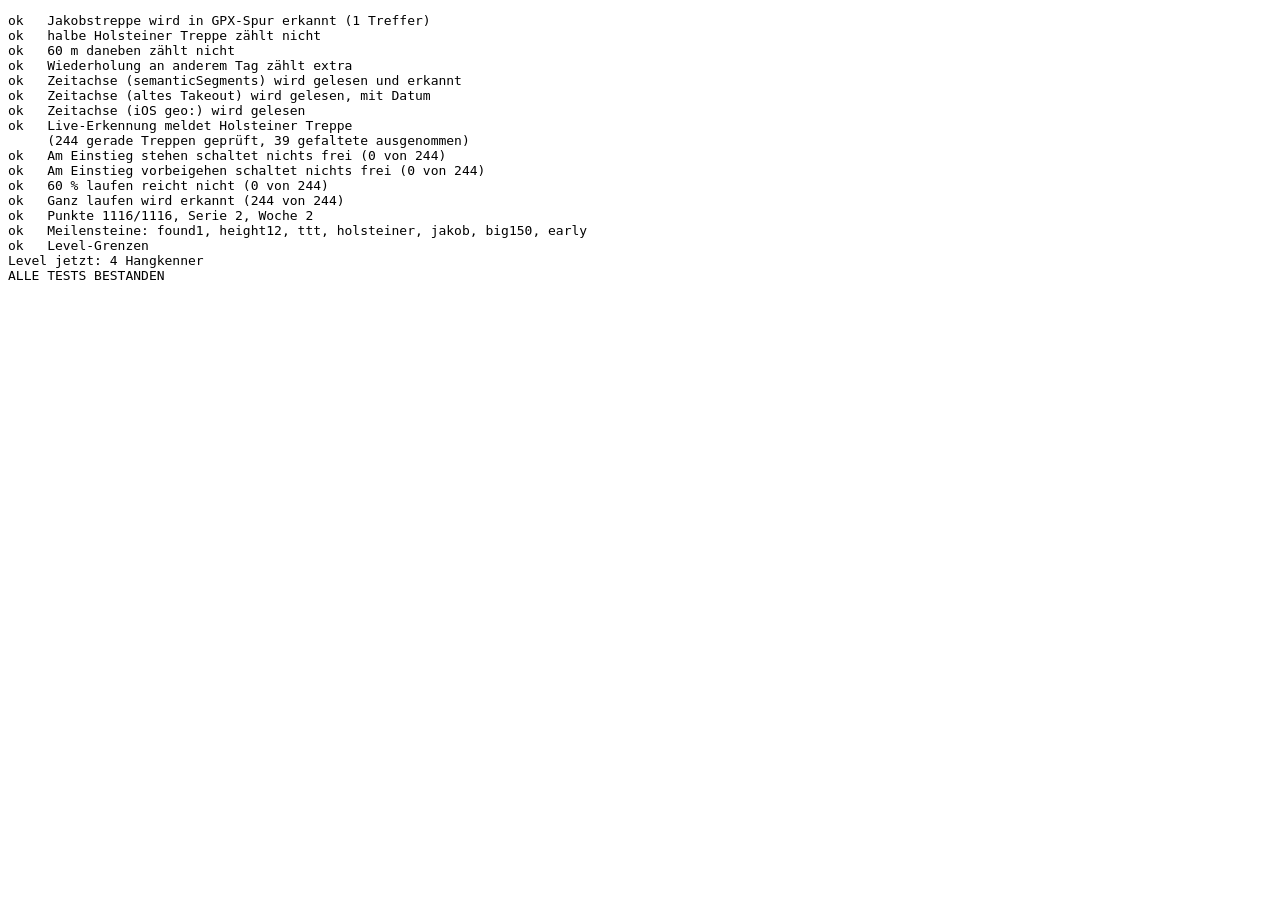
<file: test/index.html>
<!doctype html><meta charset="utf-8"><title>Treppenjagd – Logiktests</title>
<pre id="out">läuft …</pre>
<script src="../js/match.js"></script><script src="../js/game.js"></script>
<script>
(async () => {
const { buildIndex, matchTracks, parseTimelineJSON, Matcher } = window.TJMatch;
const { computeStats, milestones, levelFor } = window.TJGame;
const DATA = await (await fetch('../data/stairs.json')).json();
const byId = new Map(DATA.stairs.map((s) => [s.id, s]));
const index = buildIndex(DATA.stairs);
const out = [];
let fail = 0; const ok = (c, m) => { out.push((c ? 'ok   ' : 'FAIL ') + m); if (!c) fail++; };
const jitter = (p, m) => [p[0] + (m / 110540) * (Math.sin(p[0] * 9e5) ), p[1] + (m / 69700) * Math.cos(p[1] * 9e5)];
const walk = (id, t0, noise = 5) => byId.get(id).g.flatMap((l) => l).map((p, i) => [...jitter(p, noise), t0 + i * 45000]);  // gemächlich: 45 s je Wegpunkt

const JAKOB = 93211072, HOLST = 26743278, TTT = 153827652;
// 1) sauberer GPX-Lauf mit 5 m Rauschen
let r = matchTracks(index, [walk(JAKOB, Date.parse('2026-10-03T10:00:00Z'))], 'gpx').map((x) => x.id);
ok(r.includes(JAKOB), 'Jakobstreppe wird in GPX-Spur erkannt (' + r.length + ' Treffer)');
// 2) nur die Hälfte gelaufen -> nicht erkannt
const half = walk(HOLST, Date.now()); r = matchTracks(index, [half.slice(0, Math.floor(half.length * 0.4))], 'gpx').map((x) => x.id);
ok(!r.includes(HOLST), 'halbe Holsteiner Treppe zählt nicht');
// 3) 60 m parallel versetzt -> nicht erkannt
r = matchTracks(index, [walk(TTT, Date.now(), 0).map((p) => [p[0] + 60 / 110540, p[1], p[2]])], 'gpx').map((x) => x.id);
ok(!r.includes(TTT), '60 m daneben zählt nicht');
// 4) zwei Tage -> zwei Besteigungen
r = matchTracks(index, [[...walk(JAKOB, Date.parse('2026-10-03T10:00:00Z')), ...walk(JAKOB, Date.parse('2026-10-05T10:00:00Z'))]], 'gpx');
ok(r.filter((x) => x.id === JAKOB).length === 2, 'Wiederholung an anderem Tag zählt extra');
// 5) Google-Zeitachse, neues Geräteformat, nur wenige Punkte
const g = byId.get(TTT).g.flatMap((l) => l); const pick = [g[0], g[Math.floor(g.length / 2)], g[g.length - 1]];
const tl = { semanticSegments: [{ startTime: '2026-09-01T15:00:00.000+02:00', endTime: '2026-09-01T15:20:00.000+02:00',
  timelinePath: pick.map((p, i) => ({ point: `${p[0]}°, ${p[1]}°`, time: `2026-09-01T15:0${i}:00.000+02:00` })) }] };
let tr = parseTimelineJSON(JSON.stringify(tl));
r = matchTracks(index, tr, 'timeline').map((x) => x.id);
ok(tr.length === 1 && tr[0].length === 3 && r.includes(TTT), 'Zeitachse (semanticSegments) wird gelesen und erkannt');
// 6) altes Takeout-Format
const old = { timelineObjects: [{ activitySegment: { duration: { startTimestamp: '2025-05-01T10:00:00Z' }, waypointPath: { waypoints: pick.map((p) => ({ latE7: Math.round(p[0] * 1e7), lngE7: Math.round(p[1] * 1e7) })) } } }] };
tr = parseTimelineJSON(JSON.stringify(old)); r = matchTracks(index, tr, 'timeline');
ok(r.some((x) => x.id === TTT && x.t), 'Zeitachse (altes Takeout) wird gelesen, mit Datum');
// 7) iOS-Format mit geo:-Strings
const ios = [{ startTime: '2026-08-01T10:00:00.000+02:00', endTime: '2026-08-01T10:30:00.000+02:00', timelinePath: pick.map((p, i) => ({ point: `geo:${p[0]},${p[1]}`, durationMinutesOffsetFromStartTime: String(i) })) }];
r = matchTracks(index, parseTimelineJSON(JSON.stringify(ios)), 'timeline').map((x) => x.id);
ok(r.includes(TTT), 'Zeitachse (iOS geo:) wird gelesen');
// 8) Live-Matcher Punkt für Punkt
const m = new Matcher(index, 'live'); let live = [];
for (const p of walk(HOLST, Date.now(), 4)) live.push(...m.push(p));
ok(live.includes(HOLST), 'Live-Erkennung meldet Holsteiner Treppe');
// 8b) 80-%-Regel: Betreten allein darf nichts freischalten
const M_LAT = 110540, M_LON = 69700;
const dM = (a, b) => Math.hypot((a[0] - b[0]) * M_LAT, (a[1] - b[1]) * M_LON);
/** Punkt bei Anteil f der Länge einer Linie */
const alongLen = (line, f) => {
  const total = line.slice(1).reduce((n, p, i) => n + dM(line[i], p), 0); let rest = total * f;
  for (let i = 0; i < line.length - 1; i++) { const d = dM(line[i], line[i + 1]); if (rest <= d || i === line.length - 2) { const k = d ? Math.min(1, rest / d) : 0; return [line[i][0] + (line[i + 1][0] - line[i][0]) * k, line[i][1] + (line[i + 1][1] - line[i][1]) * k]; } rest -= d; }
};
/** Lauf über den Anteil [0, upTo] der Treppe: ein GPS-Punkt alle `every` Meter, 1 m/s */
const run = (s, upTo, every, profile, approach) => {
  const line = s.g[0], m = new Matcher(index, profile), T0 = Date.parse('2026-11-12T10:00:00Z'); let hit = false, t = T0;
  const feed = (p) => { t += every * 1000; if (m.push([p[0], p[1], t]).includes(s.id)) hit = true; };
  const a = line[0], z = line[line.length - 1], len = Math.max(1, s.l), dir = [(z[0] - a[0]) / len, (z[1] - a[1]) / len];
  if (approach) feed([a[0] - dir[0] * 20, a[1] - dir[1] * 20]);
  const N = Math.max(1, Math.round((s.l * upTo) / every));
  for (let i = 0; i <= N; i++) feed(alongLen(line, (upTo * i) / N));
  if (approach) feed([z[0] + dir[0] * 20, z[1] + dir[1] * 20]);
  return { hit, m };
};
// gerade Treppen (Luftlinie ≈ Länge); gefaltete Treppen kann GPS grundsätzlich nicht auflösen
const single = DATA.stairs.filter((s) => s.k && s.g.length === 1 && s.l >= 15);
const straight = single.filter((s) => dM(s.g[0][0], s.g[0][s.g[0].length - 1]) >= s.l * 0.85);
const folded = single.length - straight.length;
let standing = 0, full = 0, sixty = 0, passing = 0;
for (const s of straight) {
  const a = s.g[0][0], m = new Matcher(index, 'live'); let hit = false;
  for (let i = 0; i < 60; i++) { const p = [a[0] + (6 / M_LAT) * Math.sin(i * 1.7), a[1] + (6 / M_LON) * Math.cos(i * 2.3), Date.parse('2026-11-12T10:00:00Z') + i * 1000]; if (m.push(p).includes(s.id)) hit = true; }
  if (hit) standing++;
  if (run(s, 1, 8, 'live', true).hit) full++;
  if (run(s, 0.6, 4, 'live', false).hit) sixty++;
  // quer am Einstieg vorbeigehen
  const z = s.g[0][s.g[0].length - 1], len = Math.max(1, s.l), n = [-(z[1] - a[1]) * M_LON / len / M_LAT, (z[0] - a[0]) * M_LAT / len / M_LON], mp = new Matcher(index, 'live'); let hp = false;
  for (let i = -5; i <= 5; i++) if (mp.push([a[0] + n[0] * i * 6, a[1] + n[1] * i * 6, Date.parse('2026-11-12T10:00:00Z') + i * 4000]).includes(s.id)) hp = true;
  if (hp) passing++;
}
out.push(`     (${straight.length} gerade Treppen geprüft, ${folded} gefaltete ausgenommen)`);
ok(standing === 0, `Am Einstieg stehen schaltet nichts frei (${standing} von ${straight.length})`);
ok(passing === 0, `Am Einstieg vorbeigehen schaltet nichts frei (${passing} von ${straight.length})`);
ok(sixty === 0, `60 % laufen reicht nicht (${sixty} von ${straight.length})`);
ok(full >= straight.length * 0.97, `Ganz laufen wird erkannt (${full} von ${straight.length})`);
const vog = byId.get(38610020), halfV = vog.g.length === 1 ? run(vog, 0.5, 5, 'live', false) : null;
if (halfV) ok(!halfV.hit && halfV.m.partial && halfV.m.partial.id === vog.id, 'halbe Vogelsauer Treppe zählt nicht, Zwischenstand: ' + (halfV.m.partial ? Math.round(halfV.m.partial.f * 100) + ' %' : 'keiner'));

// 9) Spielstand
const log = [{ id: JAKOB, d: '2026-11-02' }, { id: JAKOB, d: '2026-11-03' }, { id: HOLST, d: '2026-11-10' }, { id: TTT, d: '2026-11-10', t: Date.parse('2026-11-10T05:30:00') }];
const st = computeStats(log, byId, DATA.meta, '2026-11-11');
const expXp = 155 * 2 + 25 + 155 + 114 * 2 + 25 + 174 * 2 + 25;
ok(st.xp === expXp && st.found === 3 && st.streak === 2 && st.week === 2 && st.early, `Punkte ${st.xp}/${expXp}, Serie ${st.streak}, Woche ${st.week}`);
const ms = milestones(st).filter((x) => x.done).map((x) => x.id);
ok(['found1', 'height12', 'ttt', 'holsteiner', 'jakob', 'big150', 'early'].every((i) => ms.includes(i)), 'Meilensteine: ' + ms.join(', '));
ok(levelFor(0).level === 1 && levelFor(100).level === 2 && levelFor(1e6).level === 15, 'Level-Grenzen');
out.push(`Level jetzt: ${st.level.level} ${st.level.title}`);
out.push(fail ? fail + ' FEHLER' : 'ALLE TESTS BESTANDEN');
document.getElementById('out').textContent = out.join('\n');
window.TEST_RESULT = out;
})();
</script>
</file>
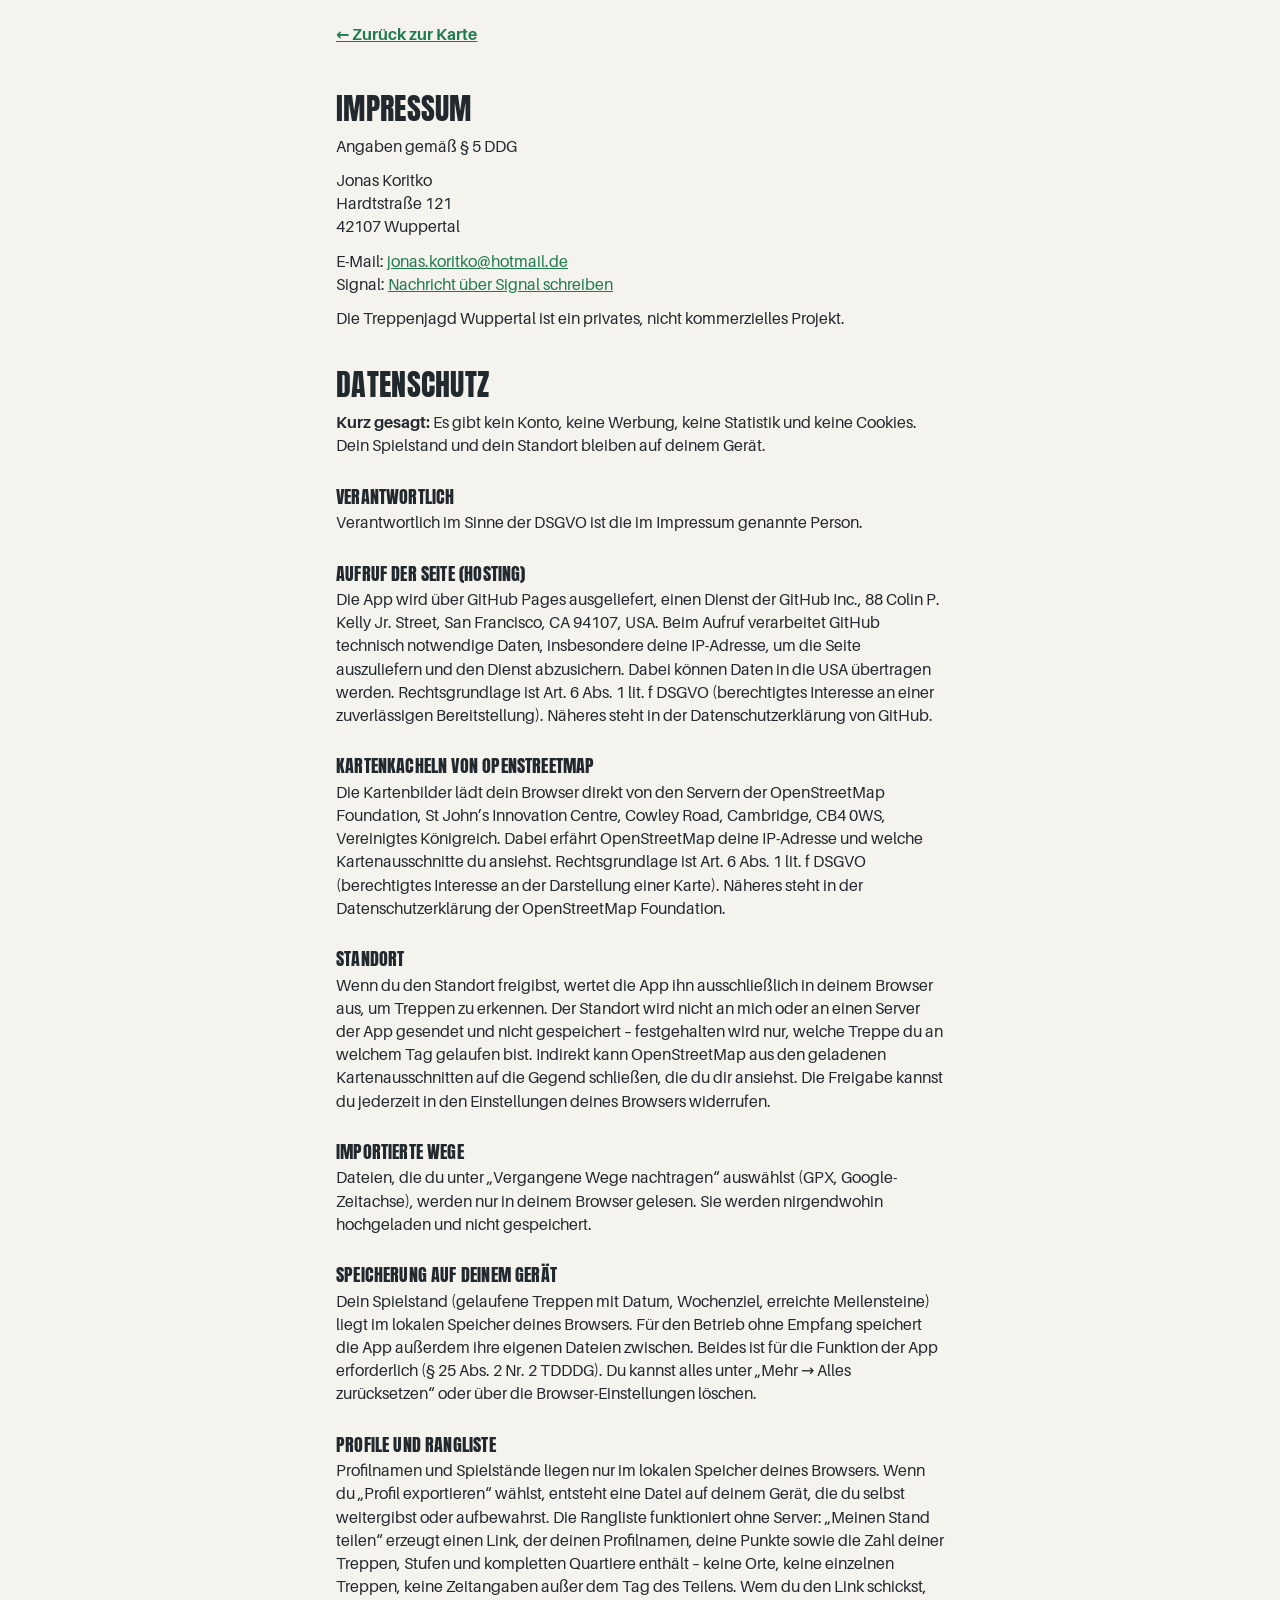
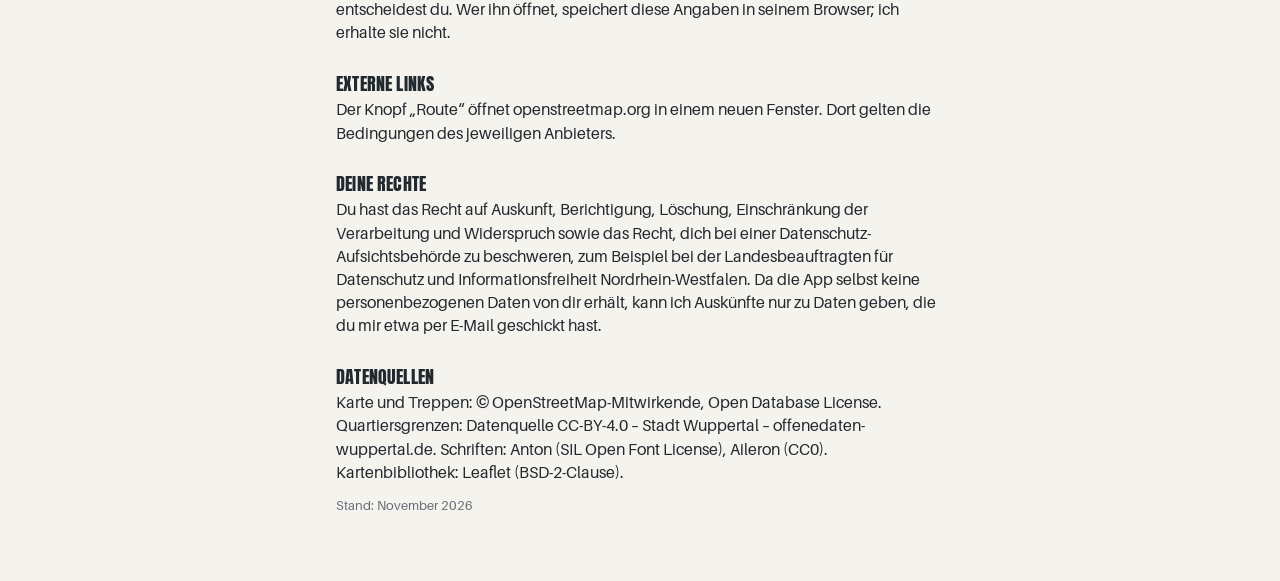
<file: impressum.html>
<!doctype html>
<html lang="de">
<head>
<meta charset="utf-8">
<meta name="viewport" content="width=device-width, initial-scale=1, viewport-fit=cover">
<title>Impressum und Datenschutz – Treppenjagd Wuppertal</title>
<meta name="theme-color" content="#22292e">
<link rel="icon" href="icons/icon.svg" type="image/svg+xml">
<link rel="stylesheet" href="styles.css">
<style>
  body { overflow: auto; overscroll-behavior: auto; }
  .legal { max-width: 640px; margin: 0 auto; padding: 24px 16px 56px; }
  .legal h1 { margin-top: 1.2em; }
  .legal h2 { margin-top: 1.6em; font-size: 1.1rem; }
  .legal address { font-style: normal; margin-bottom: .7em; }
  .back { display: inline-block; font-weight: 700; margin-bottom: 8px; }
</style>
</head>
<body>
<main class="legal">
  <a class="back" href="./">← Zurück zur Karte</a>

  <h1>Impressum</h1>
  <p>Angaben gemäß § 5 DDG</p>
  <address>
    Jonas Koritko<br>
    Hardtstraße 121<br>
    42107 Wuppertal
  </address>
  <p>
    E-Mail: <a href="mailto:jonas.koritko@hotmail.de">jonas.koritko@hotmail.de</a><br>
    Signal: <a href="https://signal.me/#eu/LYYCl3hj_qmayeUbeZZot_34ORjlOwE7mTRCzKYkOBaEGz3_091CGJQkLgJDWlvC" rel="noopener">Nachricht über Signal schreiben</a>
  </p>
  <p>Die Treppenjagd Wuppertal ist ein privates, nicht kommerzielles Projekt.</p>

  <h1>Datenschutz</h1>
  <p><b>Kurz gesagt:</b> Es gibt kein Konto, keine Werbung, keine Statistik und keine Cookies. Dein Spielstand und dein Standort bleiben auf deinem Gerät.</p>

  <h2>Verantwortlich</h2>
  <p>Verantwortlich im Sinne der DSGVO ist die im Impressum genannte Person.</p>

  <h2>Aufruf der Seite (Hosting)</h2>
  <p>Die App wird über GitHub Pages ausgeliefert, einen Dienst der GitHub Inc., 88 Colin P. Kelly Jr. Street, San Francisco, CA 94107, USA. Beim Aufruf verarbeitet GitHub technisch notwendige Daten, insbesondere deine IP-Adresse, um die Seite auszuliefern und den Dienst abzusichern. Dabei können Daten in die USA übertragen werden. Rechtsgrundlage ist Art. 6 Abs. 1 lit. f DSGVO (berechtigtes Interesse an einer zuverlässigen Bereitstellung). Näheres steht in der Datenschutzerklärung von GitHub.</p>

  <h2>Kartenkacheln von OpenStreetMap</h2>
  <p>Die Kartenbilder lädt dein Browser direkt von den Servern der OpenStreetMap Foundation, St John’s Innovation Centre, Cowley Road, Cambridge, CB4 0WS, Vereinigtes Königreich. Dabei erfährt OpenStreetMap deine IP-Adresse und welche Kartenausschnitte du ansiehst. Rechtsgrundlage ist Art. 6 Abs. 1 lit. f DSGVO (berechtigtes Interesse an der Darstellung einer Karte). Näheres steht in der Datenschutzerklärung der OpenStreetMap Foundation.</p>

  <h2>Standort</h2>
  <p>Wenn du den Standort freigibst, wertet die App ihn ausschließlich in deinem Browser aus, um Treppen zu erkennen. Der Standort wird nicht an mich oder an einen Server der App gesendet und nicht gespeichert – festgehalten wird nur, welche Treppe du an welchem Tag gelaufen bist. Indirekt kann OpenStreetMap aus den geladenen Kartenausschnitten auf die Gegend schließen, die du dir ansiehst. Die Freigabe kannst du jederzeit in den Einstellungen deines Browsers widerrufen.</p>

  <h2>Importierte Wege</h2>
  <p>Dateien, die du unter „Vergangene Wege nachtragen“ auswählst (GPX, Google-Zeitachse), werden nur in deinem Browser gelesen. Sie werden nirgendwohin hochgeladen und nicht gespeichert.</p>

  <h2>Speicherung auf deinem Gerät</h2>
  <p>Dein Spielstand (gelaufene Treppen mit Datum, Wochenziel, erreichte Meilensteine) liegt im lokalen Speicher deines Browsers. Für den Betrieb ohne Empfang speichert die App außerdem ihre eigenen Dateien zwischen. Beides ist für die Funktion der App erforderlich (§ 25 Abs. 2 Nr. 2 TDDDG). Du kannst alles unter „Mehr → Alles zurücksetzen“ oder über die Browser-Einstellungen löschen.</p>

  <h2>Profile und Rangliste</h2>
  <p>Profilnamen und Spielstände liegen nur im lokalen Speicher deines Browsers. Wenn du „Profil exportieren“ wählst, entsteht eine Datei auf deinem Gerät, die du selbst weitergibst oder aufbewahrst. Die Rangliste funktioniert ohne Server: „Meinen Stand teilen“ erzeugt einen Link, der deinen Profilnamen, deine Punkte sowie die Zahl deiner Treppen, Stufen und kompletten Quartiere enthält – keine Orte, keine einzelnen Treppen, keine Zeitangaben außer dem Tag des Teilens. Wem du den Link schickst, entscheidest du. Wer ihn öffnet, speichert diese Angaben in seinem Browser; ich erhalte sie nicht.</p>

  <h2>Externe Links</h2>
  <p>Der Knopf „Route“ öffnet openstreetmap.org in einem neuen Fenster. Dort gelten die Bedingungen des jeweiligen Anbieters.</p>

  <h2>Deine Rechte</h2>
  <p>Du hast das Recht auf Auskunft, Berichtigung, Löschung, Einschränkung der Verarbeitung und Widerspruch sowie das Recht, dich bei einer Datenschutz-Aufsichtsbehörde zu beschweren, zum Beispiel bei der Landesbeauftragten für Datenschutz und Informationsfreiheit Nordrhein-Westfalen. Da die App selbst keine personenbezogenen Daten von dir erhält, kann ich Auskünfte nur zu Daten geben, die du mir etwa per E-Mail geschickt hast.</p>

  <h2>Datenquellen</h2>
  <p>Karte und Treppen: © OpenStreetMap-Mitwirkende, Open Database License. Quartiersgrenzen: Datenquelle CC-BY-4.0 – Stadt Wuppertal – offenedaten-wuppertal.de. Schriften: Anton (SIL Open Font License), Aileron (CC0). Kartenbibliothek: Leaflet (BSD-2-Clause).</p>

  <p class="fine">Stand: November 2026</p>
</main>
</body>
</html>
</file>
<file: styles.css>
/* Treppenjagd Wuppertal – Bergischer Dreiklang: Schiefer, Weiß, Grün (+ Bernstein für Erfolge) */
@font-face { font-family: "anton"; src: url("vendor/fonts/anton-400.woff2") format("woff2"); font-weight: 400; font-display: swap; }
@font-face { font-family: "aileron"; src: url("vendor/fonts/aileron-400.woff2") format("woff2"); font-weight: 400; font-display: swap; }
@font-face { font-family: "aileron"; src: url("vendor/fonts/aileron-700.woff2") format("woff2"); font-weight: 700; font-display: swap; }
:root {
  --slate: #22292e;
  --ink: #22292e;
  --muted: #667077;
  --paper: #f4f3ee;
  --card: #ffffff;
  --line: #e2e0d8;
  --green: #1f7a4d;
  --green-soft: #e3f2ea;
  --amber: #f2a900;
  --red: #c0392b;
  --lock: #e9e7e0;
  --lock-line: #cfccc2;
  --lock-ink: #aaa69a;
  --display: "anton", Impact, "Arial Narrow Bold", sans-serif;
  --text: "aileron", system-ui, -apple-system, "Segoe UI", Roboto, sans-serif;
  --tabs-h: 62px;
  --safe-b: env(safe-area-inset-bottom, 0px);
  --safe-t: env(safe-area-inset-top, 0px);
}
@media (prefers-color-scheme: dark) {
  :root {
    --ink: #eef0ec; --muted: #9aa5ab; --paper: #14181b; --card: #1e2529; --line: #323b41;
    --green: #3bb57c; --green-soft: #1b3529; --lock: #2a3237; --lock-line: #3d474d; --lock-ink: #6c777d;
  }
}
* { box-sizing: border-box; }
html, body { height: 100%; margin: 0; }
body { font-family: var(--text); color: var(--ink); background: var(--paper); font-size: 16px; line-height: 1.45; -webkit-tap-highlight-color: transparent; overscroll-behavior: none; }
h1, h2 { font-family: var(--display); font-weight: 400; letter-spacing: .01em; line-height: 1.1; margin: 0 0 .35em; text-transform: uppercase; text-wrap: balance; }
h1 { font-size: 1.9rem; } h2 { font-size: 1.25rem; }
p { margin: 0 0 .7em; } a { color: var(--green); }
button { font: inherit; color: inherit; cursor: pointer; }
.b-num { font-family: var(--display); }
.num { font-variant-numeric: tabular-nums; }
.eyebrow { font-size: .74rem; font-weight: 700; letter-spacing: .09em; text-transform: uppercase; color: var(--green); margin: 0 0 .3em; }
.fine { font-size: .84rem; color: var(--muted); }
.lead { color: var(--muted); margin-top: -.2em; }

/* Ansichten */
#views { position: fixed; inset: 0 0 calc(var(--tabs-h) + var(--safe-b)) 0; }
.view { position: absolute; inset: 0; display: none; }
.view.active { display: block; }
.view.scroll { overflow-y: auto; -webkit-overflow-scrolling: touch; padding-top: var(--safe-t); }
.wrap { max-width: 560px; margin: 0 auto; padding: 20px 16px 32px; }
#map { position: absolute; inset: 0; background: #dfe3e0; }
.leaflet-container { font-family: var(--text); }

/* Navigation */
.tabs { position: fixed; left: 0; right: 0; bottom: 0; height: calc(var(--tabs-h) + var(--safe-b)); padding-bottom: var(--safe-b); display: grid; grid-template-columns: repeat(4, 1fr); background: var(--slate); z-index: 900; }
.tabs button { position: relative; background: none; border: 0; color: #9eaab1; font-size: .7rem; font-weight: 700; letter-spacing: .03em; display: flex; flex-direction: column; align-items: center; justify-content: center; gap: 3px; }
.tabs svg { width: 24px; height: 24px; fill: currentColor; }
.tabs button.active { color: #fff; }
.tabs button.active::before { content: ""; position: absolute; top: 0; width: 34px; height: 3px; border-radius: 0 0 3px 3px; background: var(--amber); }
.tabs .dot { position: absolute; top: 9px; left: calc(50% + 8px); width: 9px; height: 9px; border-radius: 50%; background: var(--amber); }

/* Karten-Overlay */
.hud { position: absolute; z-index: 500; top: calc(10px + var(--safe-t)); left: 10px; right: 10px; max-width: 540px; margin: 0 auto; display: flex; align-items: center; gap: 10px; padding: 8px 14px 8px 8px; border: 0; border-radius: 16px; background: var(--slate); color: #fff; text-align: left; box-shadow: 0 4px 16px rgba(0,0,0,.25); }
.hud-level { flex: none; width: 42px; height: 42px; display: grid; place-items: center; font-family: var(--display); font-size: 1.35rem; color: var(--slate); background: var(--amber); clip-path: polygon(50% 0, 100% 25%, 100% 75%, 50% 100%, 0 75%, 0 25%); }
.hud-main { flex: 1; min-width: 0; display: grid; gap: 5px; }
.hud-title { font-family: var(--display); text-transform: uppercase; font-size: 1.02rem; letter-spacing: .02em; white-space: nowrap; overflow: hidden; text-overflow: ellipsis; }
.hud-count { flex: none; text-align: right; font-size: .78rem; color: #b9c3c8; line-height: 1.1; }
.hud-count b { display: block; font-family: var(--display); font-weight: 400; font-size: 1.35rem; color: #fff; }
.bar { display: block; height: 7px; border-radius: 99px; background: rgba(127,137,143,.28); overflow: hidden; }
.bar.big { height: 12px; }
.bar-fill { display: block; height: 100%; border-radius: 99px; background: var(--green); transition: width .6s cubic-bezier(.2,.8,.2,1); }
.hud .bar-fill { background: var(--amber); }

.map-tools { position: absolute; z-index: 500; top: calc(76px + var(--safe-t)); right: 10px; display: flex; flex-direction: column; align-items: flex-end; gap: 8px; }
.tool { min-height: 40px; padding: 0 14px; border: 0; border-radius: 99px; background: var(--card); color: var(--ink); font-size: .85rem; font-weight: 700; box-shadow: 0 2px 8px rgba(0,0,0,.2); }
.tool.icon { width: 44px; height: 44px; padding: 0; display: grid; place-items: center; }
.tool[aria-pressed="true"] { background: var(--green); color: #fff; }
.tour { position: absolute; z-index: 500; left: 50%; bottom: 22px; transform: translateX(-50%); min-height: 54px; padding: 0 26px; display: flex; align-items: center; gap: 10px; border: 0; border-radius: 99px; background: var(--green); color: #fff; font-family: var(--display); font-size: 1.15rem; text-transform: uppercase; letter-spacing: .04em; box-shadow: 0 6px 18px rgba(0,0,0,.3); white-space: nowrap; }
.tour-dot { width: 12px; height: 12px; border-radius: 50%; background: #fff; }
.tour.on { background: var(--slate); }
.tour.on .tour-dot { background: #ff5a47; animation: pulse 1.4s infinite; }
.tour-status { position: absolute; z-index: 500; left: 50%; bottom: 86px; transform: translateX(-50%); padding: 6px 14px; border-radius: 99px; background: var(--card); font-size: .85rem; font-weight: 700; white-space: nowrap; box-shadow: 0 2px 8px rgba(0,0,0,.2); }
@keyframes pulse { 50% { opacity: .25; } }

/* Karten (Cards) */
.card { display: block; width: 100%; text-align: left; background: var(--card); border: 1px solid var(--line); border-radius: 16px; padding: 16px; margin: 0 0 12px; }
.card > :last-child { margin-bottom: 0; }
.section { margin: 22px 0 10px; font-size: 1.05rem; color: var(--muted); }
.level-card { display: grid; grid-template-columns: auto 1fr; gap: 6px 14px; align-items: center; background: var(--slate); color: #fff; border-color: var(--slate); }
.level-card .eyebrow { color: var(--amber); }
.level-card h1 { font-size: 1.7rem; }
.level-card p { color: #cfd6da; font-size: .92rem; margin: 0; }
.level-bar { grid-column: 1 / -1; margin-top: 8px; }
.level-bar .bar-fill { background: var(--amber); }
.level-bar .fine { color: #b9c3c8; margin: 8px 0 0; }
.level-bar b { color: #fff; }
.stats3 { display: grid; grid-template-columns: repeat(3, 1fr); gap: 8px; text-align: center; }
.stats3 b { display: block; font-family: var(--display); font-weight: 400; font-size: 1.7rem; line-height: 1.1; }
.stats3 span { font-size: .78rem; color: var(--muted); }
.week { display: flex; align-items: center; gap: 16px; }
.week h2 { margin-bottom: .2em; } .week p { margin: 0; }
.quest { display: grid; grid-template-columns: 1fr auto; gap: 2px 10px; align-items: center; }
.q-kind { font-size: .74rem; font-weight: 700; letter-spacing: .09em; text-transform: uppercase; color: var(--green); }
.q-text { grid-column: 1; font-weight: 700; }
.chev { grid-row: 1 / 3; grid-column: 2; font-size: 1.6rem; color: var(--muted); }
.district { display: grid; grid-template-columns: 1fr auto; gap: 4px 10px; padding: 9px 0; font-size: .95rem; }
.district + .district { border-top: 1px solid var(--line); }
.district .bar { grid-column: 1 / -1; }
.district .num { color: var(--muted); font-size: .85rem; }

/* Abzeichen */
.badge { display: block; filter: drop-shadow(0 2px 3px rgba(0,0,0,.18)); }
.badge.locked { filter: none; }
.badge-grid { display: grid; grid-template-columns: repeat(auto-fill, minmax(96px, 1fr)); gap: 14px 8px; }
.badge-cell { background: none; border: 0; padding: 4px 0; display: flex; flex-direction: column; align-items: center; gap: 6px; font-size: .78rem; font-weight: 700; line-height: 1.2; text-align: center; color: var(--muted); }
.badge-cell.done { color: var(--ink); }
.levels .lvl { display: grid; grid-template-columns: 40px 1fr auto; gap: 12px; align-items: center; padding: 6px 0; color: var(--muted); }
.levels .lvl.done { color: var(--ink); font-weight: 700; }
.levels .num { font-size: .85rem; }

/* Formular-Elemente */
.btn { display: inline-flex; align-items: center; justify-content: center; min-height: 46px; padding: 0 18px; border-radius: 12px; border: 1.5px solid var(--line); background: var(--card); color: var(--ink); font-weight: 700; font-size: .95rem; text-decoration: none; cursor: pointer; }
.btn.primary { background: var(--green); border-color: var(--green); color: #fff; }
.btn.danger { color: var(--red); border-color: color-mix(in srgb, var(--red) 40%, var(--line)); margin-top: 10px; }
.btn[disabled] { opacity: .5; cursor: default; }
.row { display: flex; gap: 10px; flex-wrap: wrap; }
.row .btn { flex: 1; }
.link { background: none; border: 0; padding: 10px 0; color: var(--green); font-weight: 700; font-size: .9rem; text-decoration: underline; }
.seg { display: grid; grid-template-columns: repeat(4, 1fr); gap: 8px; }
.seg button { min-height: 58px; border-radius: 12px; border: 1.5px solid var(--line); background: var(--card); font-family: var(--display); font-size: 1.4rem; line-height: 1; }
.seg small { display: block; font-family: var(--text); font-size: .64rem; font-weight: 700; color: var(--muted); margin-top: 3px; }
.seg button[aria-pressed="true"] { background: var(--green); border-color: var(--green); color: #fff; }
.seg button[aria-pressed="true"] small { color: #d6efe2; }
details { margin-top: 12px; font-size: .92rem; }
summary { font-weight: 700; color: var(--green); cursor: pointer; padding: 6px 0; }
ul { padding-left: 1.15em; margin: .4em 0 0; } li { margin-bottom: .45em; }
ul.plain { margin-bottom: .2em; }
code { font-size: .88em; background: var(--paper); padding: 1px 5px; border-radius: 5px; }
:focus-visible { outline: 3px solid var(--amber); outline-offset: 2px; }

/* Quartiere */
h3 { font-size: .74rem; font-weight: 700; letter-spacing: .09em; text-transform: uppercase; color: var(--muted); margin: 18px 0 8px; }
.crumb { background: none; border: 0; padding: 0; font: inherit; letter-spacing: inherit; text-transform: inherit; color: inherit; text-decoration: underline; text-underline-offset: 3px; }
.area-tip { border: 0; border-radius: 10px; padding: 7px 11px; background: var(--slate); color: #fff; font-family: var(--text); font-size: .8rem; box-shadow: 0 3px 10px rgba(0,0,0,.3); }
.area-tip b { display: block; font-family: var(--display); font-weight: 400; font-size: 1rem; text-transform: uppercase; letter-spacing: .03em; }
.area-tip::before { display: none; }
.area-head p { margin: 8px 0 0; font-size: .92rem; }
.area-badges { display: grid; grid-template-columns: repeat(3, 1fr); gap: 8px; text-align: center; }
.area-badges > div { display: flex; flex-direction: column; align-items: center; gap: 2px; font-size: .82rem; color: var(--muted); }
.area-badges > .done { color: var(--ink); }
.area-badges small { font-size: .74rem; color: var(--muted); }
.stair-row { display: grid; grid-template-columns: auto 1fr auto; gap: 12px; align-items: center; width: 100%; min-height: 52px; padding: 8px 2px; background: none; border: 0; border-top: 1px solid var(--line); text-align: left; }
.stair-row small { display: block; color: var(--muted); font-size: .82rem; }
.stair-row .chev { grid-area: auto; font-size: 1.4rem; }
.tick { width: 22px; height: 22px; border-radius: 50%; border: 2px dashed #e4572e; }
.stair-row.done .tick { border: 0; background: var(--green) url("data:image/svg+xml,%3Csvg xmlns='http://www.w3.org/2000/svg' viewBox='0 0 24 24'%3E%3Cpath d='M5 12.5l4.500 4.500L19 7.500' fill='none' stroke='%23fff' stroke-width='3' stroke-linecap='round' stroke-linejoin='round'/%3E%3C/svg%3E") center/16px no-repeat; }
details.district { display: block; margin: 0; padding: 0; font-size: .95rem; }
details.district summary { display: grid; grid-template-columns: 1fr auto; gap: 4px 10px; padding: 11px 0; color: var(--ink); font-weight: 700; list-style: none; }
details.district summary::-webkit-details-marker { display: none; }
details.district summary span:first-child::after { content: " ▾"; color: var(--muted); }
details.district[open] summary span:first-child::after { content: " ▴"; }
details.district summary .bar { grid-column: 1 / -1; }
.area-row { display: grid; grid-template-columns: 1fr auto; gap: 3px 10px; width: 100%; padding: 8px 0 8px 14px; background: none; border: 0; border-left: 3px solid var(--line); text-align: left; font-size: .9rem; }
.area-row .bar { grid-column: 1 / -1; height: 5px; }
.area-row.done { border-left-color: var(--green); font-weight: 700; }
.area-row:last-child { margin-bottom: 10px; }

/* Profile und Rangliste */
.input { display: block; width: 100%; min-height: 46px; margin: 6px 0 12px; padding: 10px 12px; border-radius: 12px; border: 1.5px solid var(--line); background: var(--card); color: var(--ink); font: inherit; }
textarea.input { font-size: .8rem; word-break: break-all; resize: none; }
.btn.wide { width: 100%; margin: 0 0 10px; }
.profile-row, .rank { display: grid; grid-template-columns: auto 1fr auto; gap: 12px; align-items: center; width: 100%; padding: 10px 0; background: none; border: 0; border-top: 1px solid var(--line); text-align: left; }
.profile-row:first-child, .rank:first-child { border-top: 0; }
#profile-list { margin-bottom: 12px; }
.profile-row small, .rank small { display: block; font-size: .8rem; color: var(--muted); font-weight: 400; }
.pill { padding: 4px 10px; border-radius: 99px; border: 1.5px solid var(--line); font-size: .76rem; font-weight: 700; color: var(--muted); }
.profile-row.active .pill { background: var(--green); border-color: var(--green); color: #fff; }
.rank { grid-template-columns: 22px auto 1fr auto; }
.rank-n { font-family: var(--display); font-size: 1.2rem; color: var(--muted); text-align: center; }
.rank.me .rank-n { color: var(--green); }
.rank.me { background: linear-gradient(90deg, var(--green-soft), transparent); margin: 0 -16px; padding-left: 16px; padding-right: 16px; width: calc(100% + 32px); }
.rank-xp { font-family: var(--display); font-size: 1.25rem; text-align: right; line-height: 1.1; }
.rank-xp small { font-family: var(--text); }

/* Sheet, Modal, Toast */
.sheet { position: fixed; z-index: 950; left: 0; right: 0; bottom: calc(var(--tabs-h) + var(--safe-b)); max-width: 560px; margin: 0 auto; max-height: 62vh; overflow-y: auto; background: var(--card); border-radius: 20px 20px 0 0; padding: 20px 16px 18px; box-shadow: 0 -6px 24px rgba(0,0,0,.25); animation: up .25s ease-out; }
.sheet.tall { max-height: 80vh; }
.sheet.area { max-height: 50vh; }
@media (min-width: 900px) {
  /* Am Desktop steht die Übersicht als Seitenleiste neben der Karte */
  .sheet { left: 16px; right: auto; width: 400px; margin: 0; top: 76px; bottom: calc(var(--tabs-h) + var(--safe-b) + 16px); max-height: none; border-radius: 20px; }
  .sheet.area, .sheet.tall { max-height: none; }
  .sheet:not(.area):not(.tall) { top: auto; }
  .hud { left: 16px; right: auto; width: 400px; margin: 0; }
}
.sheet h2 { font-size: 1.5rem; padding-right: 36px; }
.sheet-x { position: absolute; top: 10px; right: 10px; width: 40px; height: 40px; border: 0; border-radius: 50%; background: var(--paper); font-size: 1.4rem; line-height: 1; }
.chips { display: flex; flex-wrap: wrap; gap: 6px; margin-bottom: 12px; }
.chips span { padding: 5px 11px; border-radius: 99px; background: var(--paper); font-size: .84rem; font-weight: 700; }
.status { font-weight: 700; color: #b8431f; }
@media (prefers-color-scheme: dark) { .status { color: #ff8a65; } }
.status.done { color: var(--green); }
.import-list { margin: 12px 0; border: 1px solid var(--line); border-radius: 12px; }
.import-list label { display: flex; gap: 12px; align-items: center; padding: 10px 12px; }
.import-list label + label { border-top: 1px solid var(--line); }
.import-list input { width: 22px; height: 22px; accent-color: var(--green); flex: none; }
.import-list small { display: block; color: var(--muted); }
@keyframes up { from { transform: translateY(30px); opacity: 0; } }

.modal { position: fixed; inset: 0; z-index: 1000; display: grid; place-items: center; padding: 20px; background: rgba(20,24,27,.72); }
.modal[hidden], .sheet[hidden], .toast[hidden] { display: none; }
.modal-card { position: relative; width: 100%; max-width: 400px; max-height: 88vh; overflow: auto; background: var(--card); border-radius: 22px; padding: 24px 20px 20px; animation: up .3s ease-out; }
.modal-card .btn { width: 100%; margin-top: 8px; }
.modal-card .row .btn { width: auto; margin-top: 8px; }
.celebrate { text-align: center; }
.celebrate .badge { margin: 0 auto 12px; }
.celebrate h2 { font-size: 1.7rem; }
.celebrate .bar { margin: 14px 0 8px; }
.celebrate .seg { margin: 10px 0 14px; }
.pop { animation: pop .6s cubic-bezier(.2,1.6,.4,1); }
@keyframes pop { from { transform: scale(.3) rotate(-12deg); opacity: 0; } }
.list { text-align: left; max-height: 30vh; overflow: auto; }
.confetti { position: absolute; inset: 0; overflow: hidden; pointer-events: none; border-radius: 22px; }
.confetti i { position: absolute; top: -12px; width: 8px; height: 14px; border-radius: 2px; animation: fall linear forwards; }
@keyframes fall { to { transform: translateY(520px) rotate(540deg); opacity: 0; } }
.toast { position: fixed; z-index: 1100; left: 12px; right: 12px; top: calc(74px + var(--safe-t)); max-width: 520px; margin: 0 auto; padding: 12px 16px; border-radius: 14px; background: var(--slate); color: #fff; font-weight: 700; font-size: .92rem; text-align: center; box-shadow: 0 6px 18px rgba(0,0,0,.3); animation: up .25s ease-out; }
.toast.good { background: var(--green); }
@media (prefers-color-scheme: dark) { .toast.good { background: #1f7a4d; } .tour, .btn.primary, .tool[aria-pressed="true"], .seg button[aria-pressed="true"] { background: #1f7a4d; border-color: #1f7a4d; } }
.fatal { position: fixed; inset: auto 16px 90px; z-index: 2000; padding: 14px; border-radius: 12px; background: var(--red); color: #fff; font-weight: 700; }
@media (prefers-reduced-motion: reduce) { * { animation: none !important; transition: none !important; } }
</file>
